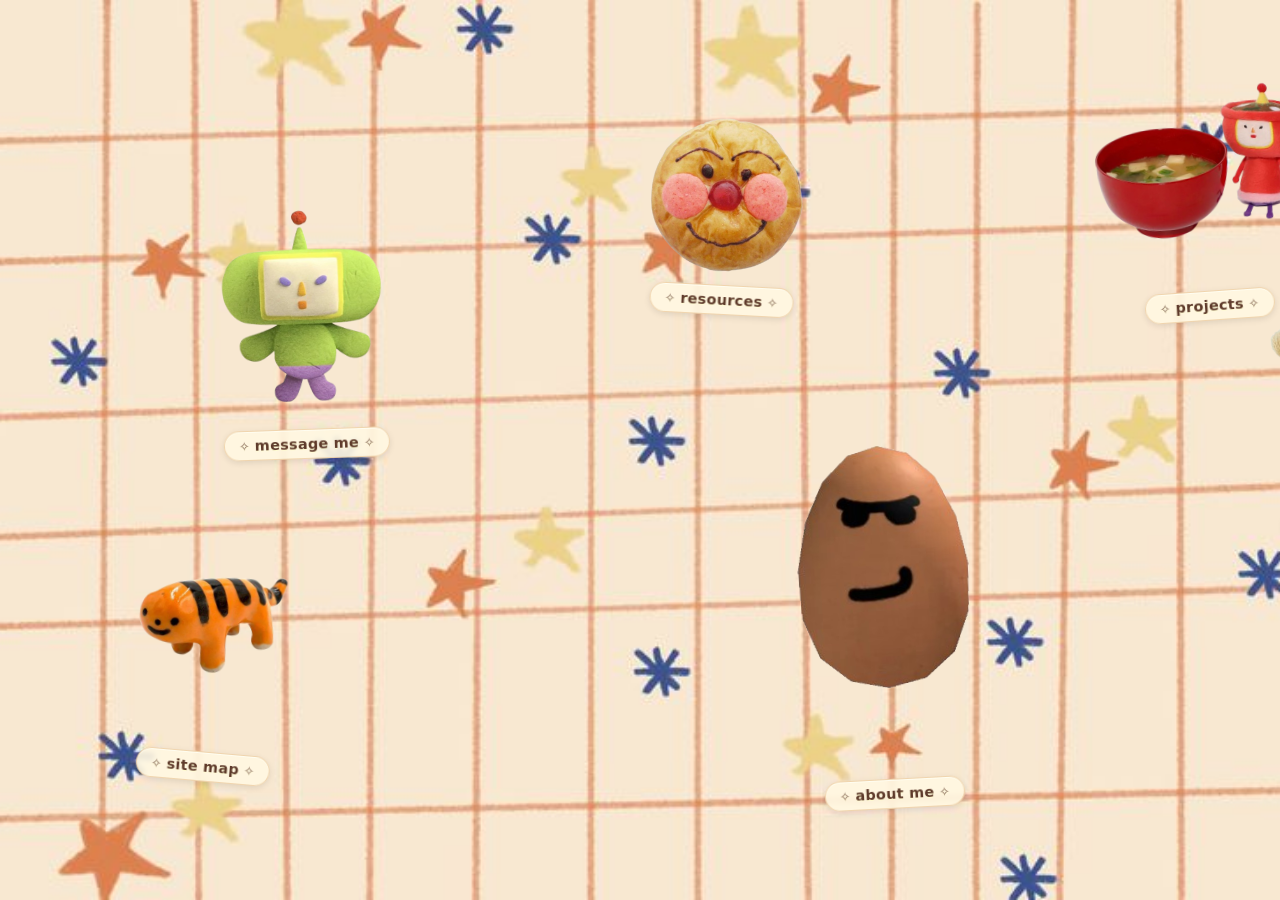
<file: index.html>
<!DOCTYPE html>
<html lang="en">
<head>
    <meta charset="UTF-8">
    <meta name="viewport" content="width=device-width, initial-scale=1.0">
    <link rel="stylesheet" href="homepage.css" />
    <title>୨୧ ⋆｡˚ ⋆ ella's web ୨୧ ⋆｡˚ ⋆</title>
</head>
<body>
    <div class="main-board">

        <a href="about.html" class="pin-item" id="about-link">
            <span class="pin-image-wrapper">
                <img src="img/me.png" class="pin-image" alt="about me" onerror="this.src='https://placehold.co/200x200/ff69b4/white?text=ABOUT'">
            </span>
            <span class="pin-label">about me</span>
        </a>

        <a href="devlog.html" class="pin-item" id="devlog-link">
            <span class="pin-image-wrapper">
                <img src="img/devlog.png" class="pin-image" alt="dev diary" onerror="this.src='https://placehold.co/228x200/lightblue/white?text=DEVLOG'">
            </span>
            <span class="pin-label">dev diary</span>
        </a>

        <a href="projects.html" class="pin-item" id="projects-link">
            <span class="pin-image-wrapper">
                <img src="img/misoguy.png" class="pin-image" alt="projects" onerror="this.src='https://placehold.co/245x200/lightgreen/white?text=PROJECTS'">
            </span>
            <span class="pin-label">projects</span>
        </a>

        <!-- Shrines link now goes to sitemap -->
        <a href="sitemap.html" class="pin-item" id="shrines-link">
            <span class="pin-image-wrapper">
                <img src="img/tigr.png" class="pin-image" alt="sitemap" onerror="this.src='https://placehold.co/244x200/lightyellow/white?text=SITEMAP'">
            </span>
            <span class="pin-label">site map</span>
        </a>

        <a href="message.html" class="pin-item" id="message-link">
            <span class="pin-image-wrapper">
                <img src="img/greenman.png" class="pin-image" alt="message me" onerror="this.src='https://placehold.co/226x200/lightcoral/white?text=MESSAGE'">
            </span>
            <span class="pin-label">message me</span>
        </a>

        <a href="resources.html" class="pin-item" id="resources-link">
            <span class="pin-image-wrapper">
                <img src="img/cookie_face.png" class="pin-image" alt="resources" onerror="this.src='https://placehold.co/155x200/lightpurple/white?text=RESOURCES'">
            </span>
            <span class="pin-label">resources</span>
        </a>

        <a href="interests.html" class="pin-item" id="interests-link">
            <span class="pin-image-wrapper">
                <img src="img/teddy.png" class="pin-image" alt="interests" onerror="this.src='https://placehold.co/188x200/lightsalmon/white?text=INTERESTS'">
            </span>
            <span class="pin-label">interests</span>
        </a>
    </div>
</body>
</html>
</file>
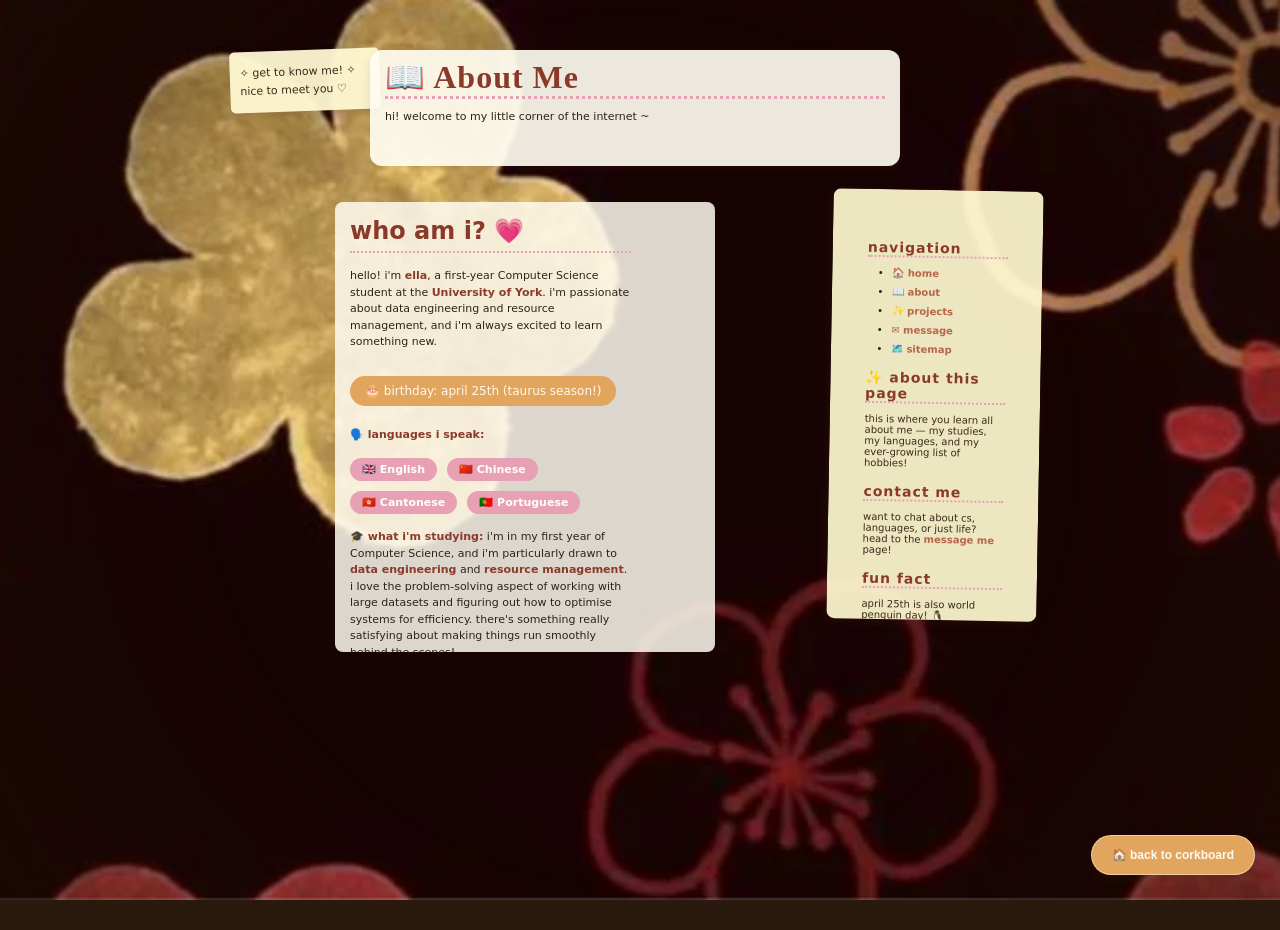
<file: about.html>
<!DOCTYPE html>
<html lang="en">
<head>
    <meta charset="UTF-8" />
    <meta name="viewport" content="width=device-width, initial-scale=1.0" />
    <title>📖 about me ✧ ella</title>
    <link rel="stylesheet" href="style.css" />
    <style>
        .about-content p {
            margin-bottom: 15px;
        }
        .heart-icon {
            display: inline-block;
            animation: heartbeat 1.5s ease infinite;
        }
        @keyframes heartbeat {
            0%, 100% { transform: scale(1); }
            50% { transform: scale(1.1); }
        }
        .languages-list {
            display: flex;
            flex-wrap: wrap;
            gap: 10px;
            margin: 15px 0;
            padding-left: 0;
            list-style: none;
        }
        .languages-list li {
            background: var(--accent-soft-blush);
            color: white;
            padding: 5px 12px;
            border-radius: 20px;
            font-size: 11px;
            font-weight: bold;
        }
        .birthday-badge {
            display: inline-block;
            background: var(--accent-golden-honey);
            color: #fff8ed;
            padding: 8px 15px;
            border-radius: 30px;
            font-size: 12px;
            margin: 10px 0;
        }
    </style>
</head>
<body>
    <a href="index.html" class="home-button">🏠 back to corkboard</a>
    
    <div class="container">
        <div class="post-it">
            <p>✧ get to know me! ✧</p>
            <p>nice to meet you ♡</p>
        </div>
        <div class="white-box">
            <div class="title">📖 About Me</div>
            <div class="content">
                <p>hi! welcome to my little corner of the internet ~</p>
            </div>
        </div>
        <div class="notebook">
            <div class="wrapper about-content">
                <div class="page-title">who am i? <span class="heart-icon">💗</span></div>
                
                <p>hello! i'm <strong>ella</strong>, a first-year Computer Science student at the <strong>University of York</strong>. i'm passionate about data engineering and resource management, and i'm always excited to learn something new.</p>
                
                <div class="birthday-badge">🎂 birthday: april 25th (taurus season!)</div>
                
                <p><strong>🗣️ languages i speak:</strong></p>
                <ul class="languages-list">
                    <li>🇬🇧 English</li>
                    <li>🇨🇳 Chinese</li>
                    <li>🇭🇰 Cantonese</li>
                    <li>🇵🇹 Portuguese</li>
                </ul>
                
                <p><strong>🎓 what i'm studying:</strong> i'm in my first year of Computer Science, and i'm particularly drawn to <strong>data engineering</strong> and <strong>resource management</strong>. i love the problem-solving aspect of working with large datasets and figuring out how to optimise systems for efficiency. there's something really satisfying about making things run smoothly behind the scenes!</p>
                
                <p><strong>💫 my biggest hobby:</strong> picking up new hobbies! i genuinely love learning for the sake of learning. whether it's coding, languages, crafts, or random skills, i get excited about diving into something i've never tried before. this semester alone i've dabbled in crochet, digital art, and even a bit of video editing. ask me next month and i'll probably have three more new interests!</p>
                
                <p><strong>✨ why computer science?</strong> i love how cs combines logic with creativity. there's always more to learn, new problems to solve, and better ways to do things. data engineering and resource management appeal to me because they're about making things work better — optimising, organising, and finding patterns in chaos.</p>
                
                <p><strong>🎧 random facts about me:</strong></p>
                <ul class="pixelbullets">
                    <li>i'm a taurus (april 25th!) — stubborn but loyal ✨</li>
                    <li>my hands are double jointed and can crack very concerningly</li>
                    <li>i have stayed the same weight since 15</li>
                    <li>i drink way too much tea while coding</li>
                    <li>i have a strong love for extreme sports</li>
                </ul>
                
                <p>thanks for stopping by my little website. feel free to <a href="message.html">send me a message</a> - i'd love to hear from you, whether it's about cs, language learning, or just to say hi!</p>
                
                <p>with love,<br>ella <span class="heart-icon">🌸</span></p>
            </div>
        </div>
        <div class="yellow-note">
            <div class="wrapper">
                <div class="subtitle">navigation</div>
                <ul class="pixelbullets">
                    <li><a href="index.html">🏠 home</a></li>
                    <li><a href="about.html">📖 about</a></li>
                    <li><a href="projects.html">✨ projects</a></li>
                    <li><a href="message.html">✉️ message</a></li>
                    <li><a href="sitemap.html">🗺️ sitemap</a></li>
                </ul>
                <div class="subtitle">✨ about this page</div>
                <p>this is where you learn all about me — my studies, my languages, and my ever-growing list of hobbies!</p>
                <div class="subtitle">contact me</div>
                <p>want to chat about cs, languages, or just life? head to the <a href="message.html">message me</a> page!</p>
                <div class="subtitle">fun fact</div>
                <p>april 25th is also world penguin day! 🐧</p>
            </div>
        </div>
    </div>
</body>
</html>
</file>
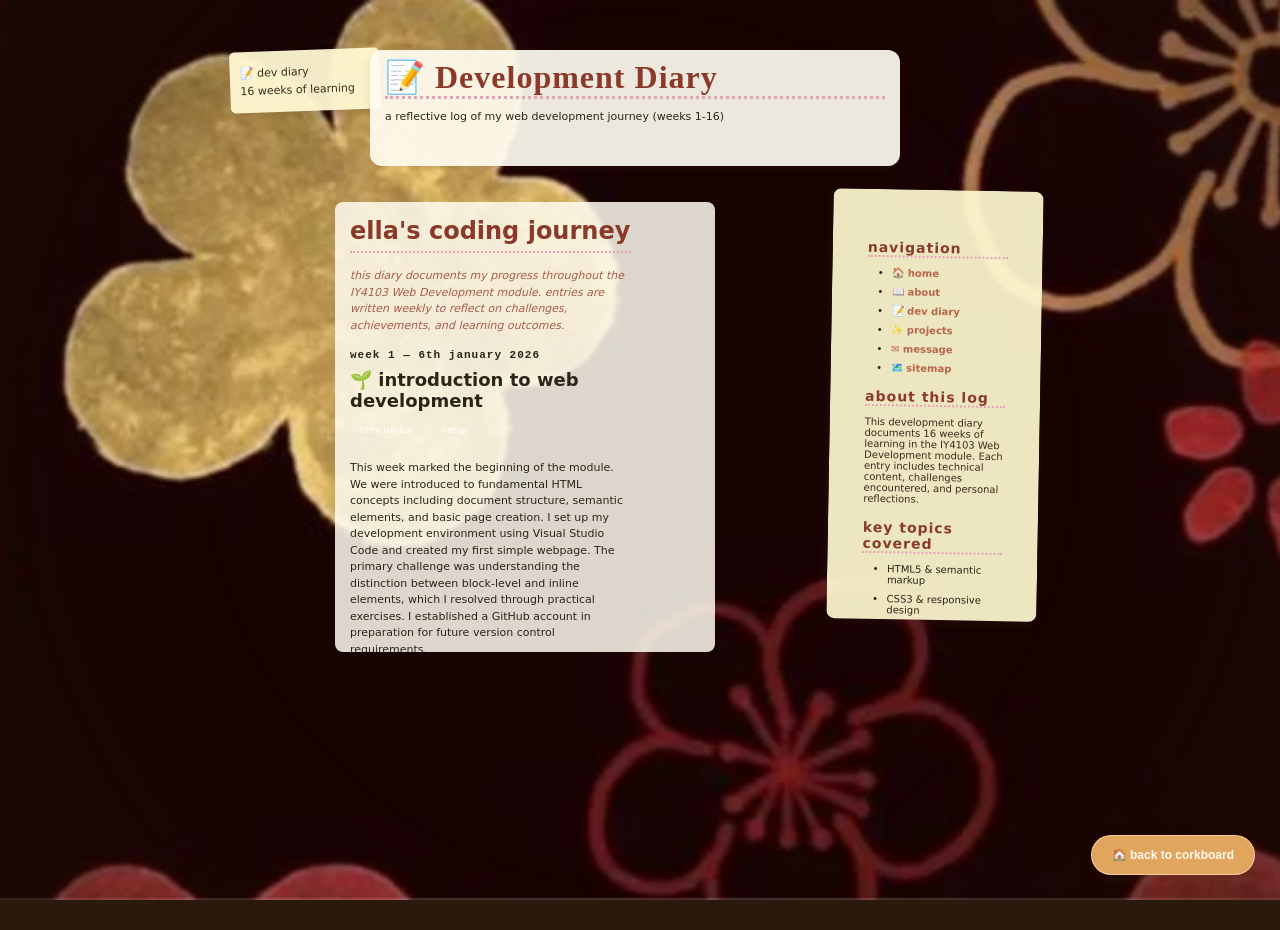
<file: devlog.html>
<!DOCTYPE html>
<html lang="en">
<head>
    <meta charset="UTF-8" />
    <meta name="viewport" content="width=device-width, initial-scale=1.0" />
    <title>📝 dev diary ✧ ella's coding journey</title>
    <link rel="stylesheet" href="style.css" />
    <style>
        .devlog-entry {
            margin-bottom: 35px;
            padding-bottom: 25px;
            border-bottom: 2px dotted var(--accent-light);
        }
        .devlog-date {
            font-size: 11px;
            color: var(--accent-dark);
            font-weight: bold;
            letter-spacing: 1px;
            font-family: monospace;
        }
        .devlog-title {
            font-size: 18px;
            font-weight: bold;
            color: var(--accent-dark);
            margin: 8px 0 12px 0;
        }
        .devlog-tag {
            display: inline-block;
            background: var(--accent-light);
            color: white;
            font-size: 9px;
            padding: 2px 10px;
            border-radius: 20px;
            margin-right: 8px;
            margin-bottom: 12px;
            font-weight: normal;
        }
        .devlog-reflection {
            background: rgba(255,240,245,0.4);
            padding: 12px;
            border-radius: 12px;
            margin-top: 12px;
            font-style: italic;
            font-size: 11px;
            border-left: 3px solid var(--accent-light);
        }
        .week-divider {
            text-align: center;
            margin: 20px 0;
            font-size: 12px;
            color: var(--accent-muted);
        }
    </style>
</head>
<body>
    <a href="index.html" class="home-button">🏠 back to corkboard</a>
    
    <div class="container">
        <div class="post-it">
            <p>📝 dev diary</p>
            <p>16 weeks of learning</p>
        </div>
        <div class="white-box">
            <div class="title">📝 Development Diary</div>
            <div class="content">
                <p>a reflective log of my web development journey (weeks 1-16)</p>
            </div>
        </div>
        <div class="notebook">
            <div class="wrapper">
                <div class="page-title">ella's coding journey</div>
                <p><em>this diary documents my progress throughout the IY4103 Web Development module. entries are written weekly to reflect on challenges, achievements, and learning outcomes.</em></p>
                
                <!-- WEEK 1 -->
                <div class="devlog-entry">
                    <div class="devlog-date">week 1 — 6th january 2026</div>
                    <div class="devlog-title">🌱 introduction to web development</div>
                    <div>
                        <span class="devlog-tag">html basics</span>
                        <span class="devlog-tag">setup</span>
                    </div>
                    <p>This week marked the beginning of the module. We were introduced to fundamental HTML concepts including document structure, semantic elements, and basic page creation. I set up my development environment using Visual Studio Code and created my first simple webpage. The primary challenge was understanding the distinction between block-level and inline elements, which I resolved through practical exercises. I established a GitHub account in preparation for future version control requirements.</p>
                    <div class="devlog-reflection">Reflection: I feel confident with basic HTML syntax, though I anticipate CSS will present a steeper learning curve.</div>
                </div>
                
                <!-- WEEK 2 -->
                <div class="devlog-entry">
                    <div class="devlog-date">week 2 — 13th january 2026</div>
                    <div class="devlog-title">🎨 introduction to CSS styling</div>
                    <div>
                        <span class="devlog-tag">css</span>
                        <span class="devlog-tag">selectors</span>
                        <span class="devlog-tag">box model</span>
                    </div>
                    <p>This week focused on Cascading Style Sheets. I learned about selectors (element, class, ID), the box model (margin, padding, border, content), and basic colour theory for web design. I created a styled version of my initial HTML page, experimenting with different font families and background colours. The concept of specificity initially caused confusion, but after completing several exercises, I developed a clearer understanding of how CSS rules are prioritised.</p>
                    <div class="devlog-reflection">Reflection: I enjoy the creative aspect of CSS. I need more practice with the box model, particularly margin collapsing behaviour.</div>
                </div>
                
                <!-- WEEK 3 -->
                <div class="devlog-entry">
                    <div class="devlog-date">week 3 — 20th january 2026</div>
                    <div class="devlog-title">📐 layout techniques: flexbox and positioning</div>
                    <div>
                        <span class="devlog-tag">flexbox</span>
                        <span class="devlog-tag">positioning</span>
                        <span class="devlog-tag">layout</span>
                    </div>
                    <p>Layout techniques were the primary focus this week. I learned Flexbox for one-dimensional layouts and explored absolute, relative, fixed, and sticky positioning. These concepts were essential for creating the corkboard-style homepage I envisioned for my portfolio. Implementing absolute positioning for the polaroid images required precise measurement and significant trial and error. I also learned about z-index to manage stacking contexts.</p>
                    <div class="devlog-reflection">Reflection: Flexbox is powerful but requires memorisation of numerous properties. Positioning remains challenging but is becoming more intuitive with practice.</div>
                </div>
                
                <!-- WEEK 4 -->
                <div class="devlog-entry">
                    <div class="devlog-date">week 4 — 27th january 2026</div>
                    <div class="devlog-title">📱 responsive design and media queries</div>
                    <div>
                        <span class="devlog-tag">responsive</span>
                        <span class="devlog-tag">media queries</span>
                        <span class="devlog-tag">mobile-first</span>
                    </div>
                    <p>This week addressed the critical topic of responsive web design. I learned to implement media queries to adapt layouts across different screen sizes. For my portfolio, this meant redesigning the corkboard layout for mobile devices, converting the fixed-position polaroids into a vertical stacked format. The mobile-first approach was emphasised, though I retrospectively applied media queries to my existing desktop-oriented design. Testing across multiple device sizes revealed several edge cases requiring additional breakpoints.</p>
                    <div class="devlog-reflection">Reflection: Responsive design is essential for accessibility. My mobile layout is functional but less aesthetically pleasing than the desktop version — an area for future improvement.</div>
                </div>
                
                <!-- WEEK 5 -->
                <div class="devlog-entry">
                    <div class="devlog-date">week 5 — 3rd february 2026</div>
                    <div class="devlog-title">💻 version control with Git and GitHub</div>
                    <div>
                        <span class="devlog-tag">git</span>
                        <span class="devlog-tag">github</span>
                        <span class="devlog-tag">version control</span>
                    </div>
                    <p>Version control was introduced this week using Git and GitHub. I learned fundamental commands including init, add, commit, push, pull, and branch. I created a repository for my portfolio project and established a workflow of committing changes after each development session. Initially, I encountered merge conflicts when working across multiple devices, but I learned to resolve these using VS Code's built-in conflict resolution tools. Publishing my site via GitHub Pages was a significant milestone — seeing my work live online was highly motivating.</p>
                    <div class="devlog-reflection">Reflection: Git is indispensable for project management. I now understand why version control is considered an industry standard practice.</div>
                </div>
                
                <!-- WEEK 6 -->
                <div class="devlog-entry">
                    <div class="devlog-date">week 6 — 10th february 2026</div>
                    <div class="devlog-title">⚙️ JavaScript fundamentals</div>
                    <div>
                        <span class="devlog-tag">javascript</span>
                        <span class="devlog-tag">variables</span>
                        <span class="devlog-tag">functions</span>
                        <span class="devlog-tag">DOM</span>
                    </div>
                    <p>JavaScript fundamentals were introduced this week. I learned about variables (let, const, var), data types, functions, conditionals, loops, and basic DOM manipulation. The Document Object Model concept was particularly important for understanding how JavaScript interacts with HTML. I created simple interactive features including a button that changes text colour and a basic image carousel. Asynchronous programming concepts were briefly introduced but will be covered in greater depth later.</p>
                    <div class="devlog-reflection">Reflection: JavaScript is more complex than HTML and CSS. I find the syntax logical but need substantial practice to internalise core concepts.</div>
                </div>
                
                <!-- WEEK 7 -->
                <div class="devlog-entry">
                    <div class="devlog-date">week 7 — 17th february 2026</div>
                    <div class="devlog-title">📋 form handling and validation</div>
                    <div>
                        <span class="devlog-tag">forms</span>
                        <span class="devlog-tag">validation</span>
                        <span class="devlog-tag">events</span>
                    </div>
                    <p>This week focused on HTML forms and client-side validation using JavaScript. I learned about form elements (input, textarea, select, button), event listeners (submit, input, change), and real-time validation techniques. I implemented a contact form with character counting, email format validation, and required field checking. Preventing default form submission behaviour and providing user feedback through DOM manipulation were key skills developed during these exercises.</p>
                    <div class="devlog-reflection">Reflection: Form validation is more complex than anticipated, particularly providing clear, accessible error messages. I appreciate the importance of good UX in form design.</div>
                </div>
                
                <!-- WEEK 8 -->
                <div class="devlog-entry">
                    <div class="devlog-date">week 8 — 24th february 2026</div>
                    <div class="devlog-title">🗄️ introduction to databases and Supabase</div>
                    <div>
                        <span class="devlog-tag">supabase</span>
                        <span class="devlog-tag">postgresql</span>
                        <span class="devlog-tag">database</span>
                    </div>
                    <p>Backend concepts were introduced through Supabase, a PostgreSQL-based backend-as-a-service platform. I learned about database tables, rows, columns, primary keys, and foreign keys. I created a contact_messages table with appropriate schema (id, name, email, message, created_at). Understanding row-level security (RLS) policies and API authentication methods required significant research. I successfully connected to my Supabase project using the provided API keys and tested basic read operations.</p>
                    <div class="devlog-reflection">Reflection: Databases are conceptually straightforward but the surrounding infrastructure (APIs, security, authentication) is complex. Supabase simplifies many of these challenges.</div>
                </div>
                
                <!-- WEEK 9 -->
                <div class="devlog-entry">
                    <div class="devlog-date">week 9 — 3rd march 2026</div>
                    <div class="devlog-title">🔗 integrating forms with Supabase</div>
                    <div>
                        <span class="devlog-tag">api integration</span>
                        <span class="devlog-tag">fetch</span>
                        <span class="devlog-tag">async/await</span>
                    </div>
                    <p>This week involved connecting my HTML contact form to the Supabase database using JavaScript's fetch API. I learned about HTTP methods (POST, GET), request headers, JSON formatting, and asynchronous programming using async/await syntax. Debugging CORS (Cross-Origin Resource Sharing) errors was challenging — I discovered that Supabase requires specific configuration to accept requests from external domains. After implementing the correct headers and testing extensively, I successfully stored form submissions in my database table.</p>
                    <div class="devlog-reflection">Reflection: Asynchronous operations and API integration represent a significant conceptual leap. Seeing my form data appear in the Supabase dashboard was extremely rewarding after hours of debugging.</div>
                </div>
                
                <!-- WEEK 10 -->
                <div class="devlog-entry">
                    <div class="devlog-date">week 10 — 10th march 2026</div>
                    <div class="devlog-title">🎨 portfolio design and CSS frameworks</div>
                    <div>
                        <span class="devlog-tag">design</span>
                        <span class="devlog-tag">css frameworks</span>
                        <span class="devlog-tag">custom css</span>
                    </div>
                    <p>This week was dedicated to refining my portfolio's visual design. I explored CSS frameworks including Bootstrap and Tailwind but ultimately chose to write custom CSS to achieve my specific "corkboard with polaroids" aesthetic. I established a consistent colour scheme using CSS variables, implemented custom scrollbar styling, and added subtle animations including a hover wiggle effect for interactive elements. I also created a cohesive visual language across all pages using shared class names and component-based styling.</p>
                    <div class="devlog-reflection">Reflection: Custom CSS offers greater creative freedom than frameworks, though it requires more development time. I am satisfied with the distinctive, personal aesthetic I have achieved.</div>
                </div>
                
                <!-- WEEK 11 -->
                <div class="devlog-entry">
                    <div class="devlog-date">week 11 — 17th march 2026</div>
                    <div class="devlog-title">🧪 usability testing and heuristic evaluation</div>
                    <div>
                        <span class="devlog-tag">usability</span>
                        <span class="devlog-tag">nielsen</span>
                        <span class="devlog-tag">heuristics</span>
                    </div>
                    <p>This week focused on evaluating my site against Nielsen's 10 Usability Heuristics. I identified three significant issues: (1) lack of consistent navigation between pages (violating "user control and freedom"), (2) insufficient error messaging for form validation (violating "error prevention"), and (3) poor mobile layout causing content overflow (violating "aesthetic and minimalist design"). I implemented fixes including a persistent home button, enhanced form feedback messages, and refined media query breakpoints. Peer testing provided additional insights.</p>
                    <div class="devlog-reflection">Reflection: Usability testing revealed issues I had become blind to through familiarity. Heuristic evaluation is a valuable systematic approach to identifying UX problems.</div>
                </div>
                
                <!-- WEEK 12 -->
                <div class="devlog-entry">
                    <div class="devlog-date">week 12 — 24th march 2026</div>
                    <div class="devlog-title">📝 content creation and page development</div>
                    <div>
                        <span class="devlog-tag">content</span>
                        <span class="devlog-tag">copywriting</span>
                        <span class="devlog-tag">multipage</span>
                    </div>
                    <p>This week involved creating substantive content for all portfolio pages. I wrote personal "About Me" copy, documented my interests, created project descriptions, and developed this 16-week devlog. I also implemented a sitemap page to improve site navigation and information architecture. Writing for the web required balancing personality with professionalism — I aimed for an authentic, slightly informal tone while maintaining academic appropriateness. I also optimised images for faster loading times.</p>
                    <div class="devlog-reflection">Reflection: Content creation is as important as technical implementation. A visually appealing site with poor content fails to engage users effectively.</div>
                </div>
                
                <!-- WEEK 13 -->
                <div class="devlog-entry">
                    <div class="devlog-date">week 13 — 31st march 2026</div>
                    <div class="devlog-title">♿ accessibility and web standards</div>
                    <div>
                        <span class="devlog-tag">accessibility</span>
                        <span class="devlog-tag">wcag</span>
                        <span class="devlog-tag">semantic html</span>
                    </div>
                    <p>Accessibility was the primary focus this week. I learned about WCAG (Web Content Accessibility Guidelines) principles including perceivable, operable, understandable, and robust. I implemented improvements including: semantic HTML structure (header, nav, main, article), alt text for all images, sufficient colour contrast ratios, keyboard navigation support, and ARIA labels where appropriate. I used browser developer tools and the WAVE accessibility evaluation tool to identify and resolve issues. These changes benefit all users, particularly those using assistive technologies.</p>
                    <div class="devlog-reflection">Reflection: Accessibility should be integrated from the start rather than retrofitted. I will prioritise accessibility in future projects.</div>
                </div>
                
                <!-- WEEK 14 -->
                <div class="devlog-entry">
                    <div class="devlog-date">week 14 — 7th april 2026</div>
                    <div class="devlog-title">⚡ performance optimisation</div>
                    <div>
                        <span class="devlog-tag">performance</span>
                        <span class="devlog-tag">optimisation</span>
                        <span class="devlog-tag">lighthouse</span>
                    </div>
                    <p>This week addressed website performance optimisation. I used Google Lighthouse to benchmark my site's performance, accessibility, SEO, and best practices. Initial scores revealed slow loading times primarily due to unoptimised images and external resources. I compressed all images, implemented lazy loading for below-the-fold content, minified CSS files, and moved JavaScript to the end of the body element. These changes improved my Lighthouse performance score from 67 to 89. I also added appropriate meta tags for SEO.</p>
                    <div class="devlog-reflection">Reflection: Performance significantly impacts user experience and SEO. Small optimisations can yield substantial improvements in loading times.</div>
                </div>
                
                <!-- WEEK 15 -->
                <div class="devlog-entry">
                    <div class="devlog-date">week 15 — 14th april 2026</div>
                    <div class="devlog-title">🔍 cross-browser testing and debugging</div>
                    <div>
                        <span class="devlog-tag">testing</span>
                        <span class="devlog-tag">cross-browser</span>
                        <span class="devlog-tag">debugging</span>
                    </div>
                    <p>Extensive cross-browser testing was conducted this week across Chrome, Firefox, Safari, and Edge. I discovered several inconsistencies: Flexbox behaviour varied slightly between browsers, custom scrollbar styling only worked in WebKit-based browsers, and some CSS grid properties required vendor prefixes. I resolved these issues using feature detection, graceful degradation, and standardised CSS properties where possible. I also tested on various physical devices including iPhone, iPad, and Android phones to verify responsive behaviour.</p>
                    <div class="devlog-reflection">Reflection: Browser diversity remains a significant challenge in web development. Testing across multiple browsers is essential for professional-quality work.</div>
                </div>
                
                <!-- WEEK 16 -->
                <div class="devlog-entry">
                    <div class="devlog-date">week 16 — 21st april 2026</div>
                    <div class="devlog-title">📦 final submission and project reflection</div>
                    <div>
                        <span class="devlog-tag">submission</span>
                        <span class="devlog-tag">documentation</span>
                        <span class="devlog-tag">portfolio</span>
                    </div>
                    <p>This final week was dedicated to preparing the complete portfolio for summative assessment. I compiled all required evidence including screenshots, the development lifecycle report, and the complete codebase. I verified that all pages function correctly, the contact form successfully stores data in Supabase, and the site meets all specified requirements. I also wrote comprehensive documentation within my code using comments to explain structural decisions and complex implementations. The GitHub repository was finalised with a clear README.</p>
                    <div class="devlog-reflection">Reflection: Reflecting on 16 weeks of progress reveals substantial growth. I began with basic HTML and have developed a fully functional, database-connected portfolio. This module has provided a solid foundation for continued learning in web development.</div>
                </div>
                
                <p style="text-align: center; margin-top: 30px; padding: 15px; background: rgba(255,240,245,0.5); border-radius: 15px;">
                    <em>✦ total learning hours: approximately 160 hours ✦<br>
                    lines of code written: 2,500+ ✦<br>
                    thanks for following my journey! ✦</em>
                </p>
            </div>
        </div>
        <div class="yellow-note">
            <div class="wrapper">
                <div class="subtitle">navigation</div>
                <ul class="pixelbullets">
                    <li><a href="index.html">🏠 home</a></li>
                    <li><a href="about.html">📖 about</a></li>
                    <li><a href="devlog.html">📝 dev diary</a></li>
                    <li><a href="projects.html">✨ projects</a></li>
                    <li><a href="message.html">✉️ message</a></li>
                    <li><a href="sitemap.html">🗺️ sitemap</a></li>
                </ul>
                <div class="subtitle">about this log</div>
                <p>This development diary documents 16 weeks of learning in the IY4103 Web Development module. Each entry includes technical content, challenges encountered, and personal reflections.</p>
                <div class="subtitle">key topics covered</div>
                <ul class="pixelbullets" style="font-size: 10px;">
                    <li>HTML5 & semantic markup</li>
                    <li>CSS3 & responsive design</li>
                    <li>JavaScript & DOM manipulation</li>
                    <li>Supabase database integration</li>
                    <li>Git & GitHub version control</li>
                    <li>Usability & accessibility</li>
                    <li>Performance optimisation</li>
                </ul>
            </div>
        </div>
    </div>
</body>
</html>
</file>
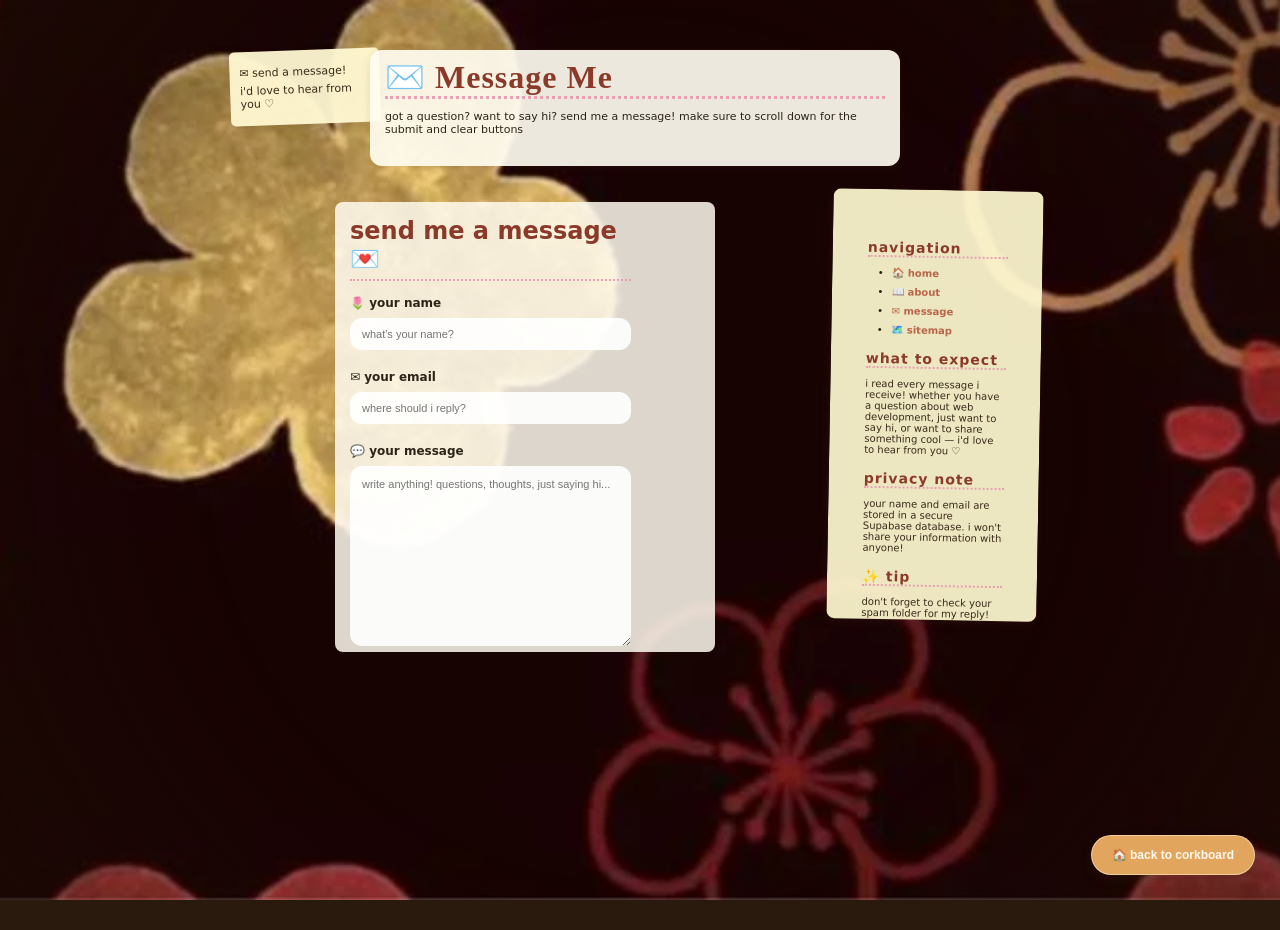
<file: message.html>
<!DOCTYPE html>
<html lang="en">
<head>
    <meta charset="UTF-8" />
    <meta name="viewport" content="width=device-width, initial-scale=1.0" />
    <title>✉️ message me ✧ ella's corner</title>
    <link rel="stylesheet" href="style.css" />
    <style>
        /* form styles matching notebook aesthetic */
        .form-container {
            padding: 5px;
        }
        
        .form-group {
            margin-bottom: 20px;
        }
        
        label {
            display: block;
            margin-bottom: 8px;
            font-weight: bold;
            color: var(--accent-dark);
            font-size: 12px;
        }
        
        input[type="text"],
        input[type="email"],
        textarea {
            width: 100%;
            padding: 10px 12px;
            border: 2px solid var(--accent-light);
            border-radius: 12px;
            font-family: "Verdana", sans-serif;
            font-size: 11px;
            background-color: rgba(255, 255, 255, 0.9);
            transition: all 0.3s ease;
            box-sizing: border-box;
        }
        
        input:focus,
        textarea:focus {
            outline: none;
            border-color: var(--accent-dark);
            box-shadow: 0 0 0 3px rgba(201, 80, 122, 0.2);
            background-color: rgba(255, 255, 255, 1);
        }
        
        textarea {
            height: 180px;
            resize: vertical;
            line-height: 1.5;
        }
        
        .character-count {
            text-align: right;
            font-size: 10px;
            margin-top: 5px;
            color: var(--accent-muted);
        }
        
        .button-group {
            display: flex;
            gap: 12px;
            margin-top: 20px;
        }
        
        button {
            flex: 1;
            padding: 10px 20px;
            border: none;
            border-radius: 50px;
            font-size: 12px;
            font-weight: bold;
            cursor: pointer;
            transition: all 0.2s ease;
            font-family: "Verdana", sans-serif;
        }
        
        #submit-btn {
            background-color: var(--accent-light);
            color: white;
            box-shadow: 0 3px 0 var(--accent-dark);
        }
        
        #submit-btn:hover:not(:disabled) {
            transform: translateY(-2px);
            box-shadow: 0 5px 0 var(--accent-dark);
        }
        
        #submit-btn:active:not(:disabled) {
            transform: translateY(3px);
            box-shadow: 0 1px 0 var(--accent-dark);
        }
        
        #submit-btn:disabled {
            opacity: 0.6;
            cursor: not-allowed;
        }
        
        .clear-btn {
            background-color: #e0e0e0;
            color: #666;
            box-shadow: 0 3px 0 #b0b0b0;
        }
        
        .clear-btn:hover {
            transform: translateY(-2px);
            box-shadow: 0 5px 0 #b0b0b0;
        }
        
        .clear-btn:active {
            transform: translateY(3px);
            box-shadow: 0 1px 0 #b0b0b0;
        }
        
        #form-status {
            margin-top: 20px;
            padding: 12px;
            border-radius: 12px;
            text-align: center;
            font-size: 11px;
            font-weight: bold;
            display: none;
        }
        
        #form-status.success {
            display: block;
            background-color: rgba(212, 237, 218, 0.9);
            color: #155724;
            border: 1px solid #c3e6cb;
        }
        
        #form-status.error {
            display: block;
            background-color: rgba(248, 215, 218, 0.9);
            color: #721c24;
            border: 1px solid #f5c6cb;
        }
        
        .info-text {
            font-size: 11px;
            color: var(--accent-muted);
            text-align: center;
            margin-top: 15px;
            padding-top: 10px;
            border-top: 1px dotted var(--accent-light);
        }
    </style>
</head>
<body>
    <a href="index.html" class="home-button">🏠 back to corkboard</a>
    
    <div class="container">
        <div class="post-it">
            <p>✉️ send a message!</p>
            <p>i'd love to hear from you ♡</p>
        </div>
        <div class="white-box">
            <div class="title">✉️ Message Me</div>
            <div class="content">
                <p>got a question? want to say hi? send me a message! make sure to scroll down for the submit and clear buttons</p>
            </div>
        </div>
        <div class="notebook">
            <div class="wrapper form-container">
                <div class="page-title">send me a message 💌</div>
                
                <form id="contact-form">
                    <div class="form-group">
                        <label for="name">🌷 your name</label>
                        <input type="text" id="name" name="name" required placeholder="what's your name?" />
                    </div>
                    
                    <div class="form-group">
                        <label for="email">✉️ your email</label>
                        <input type="email" id="email" name="email" required placeholder="where should i reply?" />
                    </div>
                    
                    <div class="form-group">
                        <label for="message">💬 your message</label>
                        <textarea id="message" name="message" required placeholder="write anything! questions, thoughts, just saying hi..."></textarea>
                        <div class="character-count">
                            <span id="char-count">0</span> / 1000 characters
                        </div>
                    </div>
                    
                    <div class="button-group">
                        <button type="submit" id="submit-btn">send message 💌</button>
                        <button type="button" class="clear-btn" onclick="clearForm()">clear ✗</button>
                    </div>
                    
                    <div id="form-status"></div>
                </form>
                
                <div class="info-text">
                    <p>✨ i'll try to reply within a few days! ✨</p>
                </div>
            </div>
        </div>
        <div class="yellow-note">
            <div class="wrapper">
                <div class="subtitle">navigation</div>
                <ul class="pixelbullets">
                    <li><a href="index.html">🏠 home</a></li>
                    <li><a href="about.html">📖 about</a></li>
                    <li><a href="message.html">✉️ message</a></li>
                    <li><a href="sitemap.html">🗺️ sitemap</a></li>
                </ul>
                <div class="subtitle">what to expect</div>
                <p>i read every message i receive! whether you have a question about web development, just want to say hi, or want to share something cool — i'd love to hear from you ♡</p>
                <div class="subtitle">privacy note</div>
                <p>your name and email are stored in a secure Supabase database. i won't share your information with anyone!</p>
                <div class="subtitle">✨ tip</div>
                <p>don't forget to check your spam folder for my reply!</p>
            </div>
        </div>
    </div>

    <script>
        // Character counter for message box
        const messageInput = document.getElementById('message');
        const charCount = document.getElementById('char-count');
        const maxChars = 1000;
        
        messageInput.addEventListener('input', function() {
            const remaining = this.value.length;
            charCount.textContent = remaining;
            
            if (remaining > maxChars) {
                this.value = this.value.substring(0, maxChars);
                charCount.textContent = maxChars;
            }
            
            if (remaining > maxChars * 0.9) {
                charCount.style.color = '#DC2626';
            } else if (remaining > maxChars * 0.7) {
                charCount.style.color = '#D97706';
            } else {
                charCount.style.color = 'var(--accent-muted)';
            }
        });
        
        // Clear form function
        function clearForm() {
            document.getElementById('contact-form').reset();
            charCount.textContent = '0';
            document.getElementById('form-status').style.display = 'none';
        }
        
        // Supabase configuration
        const SUPABASE_URL = "https://wrovwsqyhdfpiqjzcnlx.supabase.co";
        const SUPABASE_ANON = "eyJhbGciOiJIUzI1NiIsInR5cCI6IkpXVCJ9.eyJpc3MiOiJzdXBhYmFzZSIsInJlZiI6Indyb3Z3c3F5aGRmcGlxanpjbmx4Iiwicm9sZSI6ImFub24iLCJpYXQiOjE3NzMwNDcwMTIsImV4cCI6MjA4ODYyMzAxMn0.ph3pRLl4iNE5AjzaHDSkJsCxH1WcLitYejiUTEsme7E";

        document.addEventListener('DOMContentLoaded', function() {
            document.getElementById("contact-form").addEventListener("submit", async function (event) {
                event.preventDefault();

                const name = document.getElementById("name").value.trim();
                const email = document.getElementById("email").value.trim();
                const message = document.getElementById("message").value.trim();
                const btn = document.getElementById("submit-btn");
                const status = document.getElementById("form-status");

                // basic validation
                if (!name || !email || !message) {
                    status.textContent = "❌ please fill out all fields!";
                    status.className = 'error';
                    status.style.display = 'block';
                    return;
                }

                btn.disabled = true;
                btn.textContent = "sending... 💌";
                status.style.display = 'none';

                try {
                    const response = await fetch(`${SUPABASE_URL}/rest/v1/contact_messages`, {
                        method: "POST",
                        headers: {
                            "Content-Type": "application/json",
                            "apikey": SUPABASE_ANON,
                            "Authorization": `Bearer ${SUPABASE_ANON}`,
                            "Prefer": "return=minimal"
                        },
                        body: JSON.stringify({ name, email, message })
                    });

                    if (response.ok) {
                        status.textContent = "✓ message sent! i'll get back to you soon 💌";
                        status.className = 'success';
                        status.style.display = 'block';
                        document.getElementById('contact-form').reset();
                        charCount.textContent = '0';
                    } else {
                        const err = await response.json();
                        console.error("Supabase error:", err);
                        status.textContent = "❌ something went wrong... maybe try again?";
                        status.className = 'error';
                        status.style.display = 'block';
                    }
                } catch (networkError) {
                    console.error("Network error:", networkError);
                    status.textContent = "❌ couldn't connect. check your internet?";
                    status.className = 'error';
                    status.style.display = 'block';
                } finally {
                    btn.disabled = false;
                    btn.textContent = "send message 💌";
                }
            });
        });
    </script>
</body>
</html>
</file>
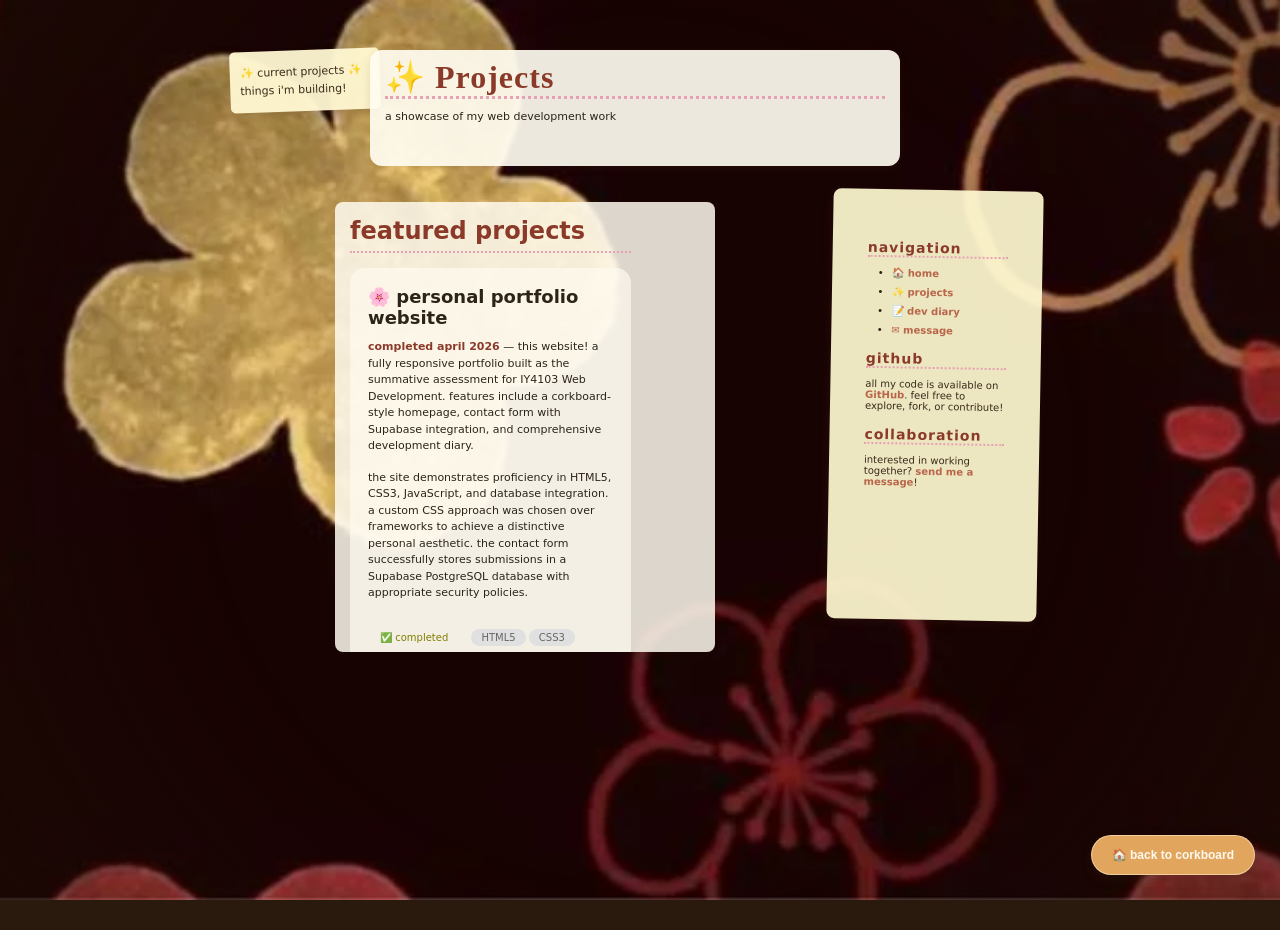
<file: projects.html>
<!DOCTYPE html>
<html lang="en">
<head>
    <meta charset="UTF-8" />
    <meta name="viewport" content="width=device-width, initial-scale=1.0" />
    <title>✨ my projects ✧ ella's work</title>
    <link rel="stylesheet" href="style.css" />
    <style>
        .project-card {
            background: rgba(255,250,240,0.7);
            border-radius: 15px;
            padding: 18px;
            margin-bottom: 25px;
            border-left: 5px solid var(--accent-light);
            transition: transform 0.2s;
        }
        .project-card:hover {
            transform: translateX(5px);
        }
        .project-card h3 {
            color: var(--accent-dark);
            margin: 0 0 8px 0;
            font-size: 18px;
        }
        .project-status {
            font-size: 10px;
            display: inline-block;
            background: var(--accent-light);
            color: olive;
            padding: 3px 12px;
            border-radius: 20px;
            margin-top: 12px;
            margin-right: 8px;
        }
        .project-tech {
            font-size: 10px;
            display: inline-block;
            background: #e0e0e0;
            color: #666;
            padding: 3px 10px;
            border-radius: 20px;
            margin-top: 12px;
        }
        .project-links {
            margin-top: 15px;
        }
        .project-links a {
            font-size: 12px;
            margin-right: 15px;
        }
    </style>
</head>
<body>
    <a href="index.html" class="home-button">🏠 back to corkboard</a>
    
    <div class="container">
        <div class="post-it">
            <p>✨ current projects ✨</p>
            <p>things i'm building!</p>
        </div>
        <div class="white-box">
            <div class="title">✨ Projects</div>
            <div class="content">
                <p>a showcase of my web development work</p>
            </div>
        </div>
        <div class="notebook">
            <div class="wrapper">
                <div class="page-title">featured projects</div>
                
                <div class="project-card">
                    <h3>🌸 personal portfolio website</h3>
                    <p><strong>completed april 2026</strong> — this website! a fully responsive portfolio built as the summative assessment for IY4103 Web Development. features include a corkboard-style homepage, contact form with Supabase integration, and comprehensive development diary.</p>
                    <p>the site demonstrates proficiency in HTML5, CSS3, JavaScript, and database integration. a custom CSS approach was chosen over frameworks to achieve a distinctive personal aesthetic. the contact form successfully stores submissions in a Supabase PostgreSQL database with appropriate security policies.</p>
                    <span class="project-status">✅ completed</span>
                    <span class="project-tech">HTML5</span>
                    <span class="project-tech">CSS3</span>
                    <span class="project-tech">JavaScript</span>
                    <span class="project-tech">Supabase</span>
                    <div class="project-links">
                        <a href="index.html">🔗 live site</a>
                        <a href="https://github.com/sjv529-tech/sjv529-tech.github.io">🔗 github repository</a>
                    </div>
                </div>
                
                <div class="project-card">
                    <h3>📝 interactive devlog blog</h3>
                    <p><strong>in progress — due may 2026</strong> — an extension of the current devlog page that will include a commenting system, search functionality, and category filtering. users will be able to leave comments (subject to moderation) and search past entries by topic or week number.</p>
                    <p>this project will implement localStorage for user preferences, fetch API for dynamic content loading, and potentially a lightweight backend using Supabase for comment storage.</p>
                    <span class="project-status">🟡 in development</span>
                    <span class="project-tech">JavaScript</span>
                    <span class="project-tech">localStorage</span>
                    <span class="project-tech">Supabase</span>
                </div>
                
                <div class="project-card">
                    <h3>🎮 stardew valley companion app</h3>
                    <p><strong>planned — summer 2026</strong> — a progressive web app (PWA) for Stardew Valley players to track crop planting schedules, villager gift preferences, and community centre bundle progress. the app will work offline and sync data when connectivity is restored.</p>
                    <p>this project will demonstrate advanced JavaScript concepts including service workers, IndexedDB, and responsive design principles. it represents a personal passion project combining my interest in gaming with web development skills.</p>
                    <span class="project-status">🔵 planning phase</span>
                    <span class="project-tech">PWA</span>
                    <span class="project-tech">IndexedDB</span>
                    <span class="project-tech">Service Workers</span>
                </div>
                
                <div class="project-card">
                    <h3>💌 neocities template "corkboard chic"</h3>
                    <p><strong>completed march 2026</strong> — a free, open-source website template designed for Neocities users. the template features a corkboard aesthetic with polaroid-style image cards, responsive layout, and customisable colour variables. it has been downloaded approximately 150 times since release.</p>
                    <p>this project was motivated by a desire to contribute to the indie web community and provide accessible templates for users with limited coding experience. the template includes comprehensive documentation and commented CSS for easy customisation.</p>
                    <span class="project-status">✅ completed</span>
                    <span class="project-tech">HTML5</span>
                    <span class="project-tech">CSS3</span>
                    <span class="project-tech">responsive design</span>
                </div>
                
                <div class="project-card">
                    <h3>🧮 javascript calculator app</h3>
                    <p><strong>completed february 2026</strong> — a functional calculator built with HTML, CSS, and vanilla JavaScript. the project was developed as part of a frontend development exercise and demonstrates DOM manipulation, event handling, and mathematical operations.</p>
                    <p>key features include keyboard support, error handling for invalid operations, and a clean, minimalist interface. the code is organised using the module pattern to maintain global namespace cleanliness.</p>
                    <span class="project-status">✅ completed</span>
                    <span class="project-tech">JavaScript</span>
                    <span class="project-tech">DOM manipulation</span>
                    <span class="project-tech">event handling</span>
                </div>
                
                <p style="text-align: center; margin-top: 25px;"><em>more projects coming soon! ✧ check back for updates ✧</em></p>
            </div>
        </div>
        <div class="yellow-note">
            <div class="wrapper">
                <div class="subtitle">navigation</div>
                <ul class="pixelbullets">
                    <li><a href="index.html">🏠 home</a></li>
                    <li><a href="projects.html">✨ projects</a></li>
                    <li><a href="devlog.html">📝 dev diary</a></li>
                    <li><a href="message.html">✉️ message</a></li>
                </ul>
                <div class="subtitle">github</div>
                <p>all my code is available on <a href="https://github.com/sjv529-tech">GitHub</a>. feel free to explore, fork, or contribute!</p>
                <div class="subtitle">collaboration</div>
                <p>interested in working together? <a href="message.html">send me a message</a>!</p>
            </div>
        </div>
    </div>
</body>
</html>
</file>
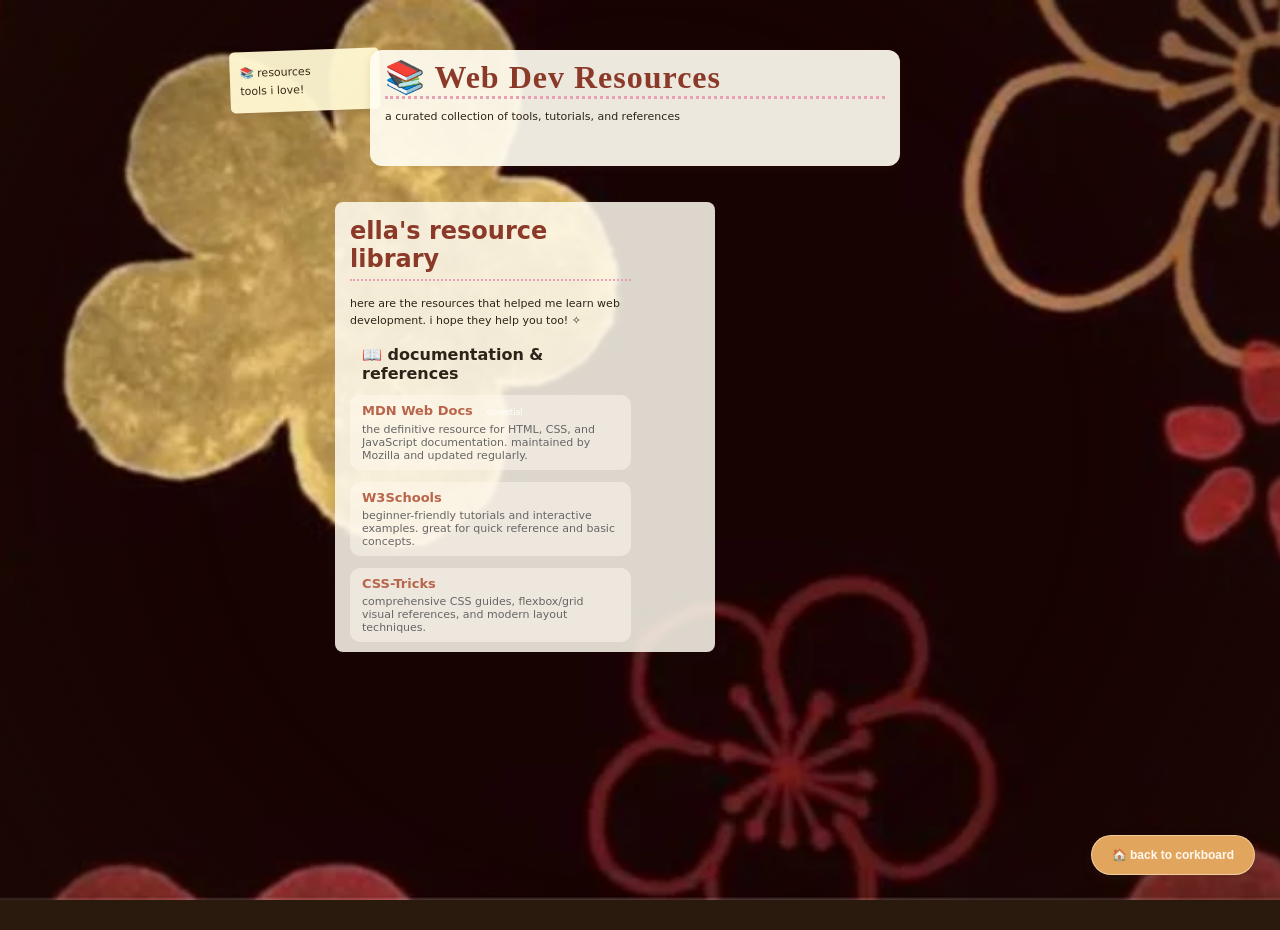
<file: resources.html>
<!DOCTYPE html>
<html lang="en">
<head>
    <meta charset="UTF-8">
    <meta name="viewport" content="width=device-width, initial-scale=1.0">
    <title>📚 resources ✧ ella's web dev library</title>
    <link rel="stylesheet" href="style.css">
    <style>
        .resource-category {
            margin-bottom: 25px;
        }
        .resource-category h3 {
            color: var(--accent-dark);
            font-size: 16px;
            border-left: 4px solid var(--accent-light);
            padding-left: 12px;
            margin-bottom: 12px;
        }
        .resource-list {
            list-style: none;
            padding-left: 0;
        }
        .resource-list li {
            margin-bottom: 12px;
            padding: 8px 12px;
            background: rgba(255,250,240,0.5);
            border-radius: 10px;
            transition: background 0.2s;
        }
        .resource-list li:hover {
            background: rgba(255,250,240,0.8);
        }
        .resource-list a {
            font-weight: bold;
            font-size: 13px;
        }
        .resource-desc {
            font-size: 11px;
            color: #666;
            margin-top: 4px;
            display: block;
        }
        .resource-tag {
            display: inline-block;
            background: var(--accent-muted);
            color: white;
            font-size: 8px;
            padding: 2px 6px;
            border-radius: 10px;
            margin-left: 8px;
            vertical-align: middle;
        }
    </style>
</head>
<body>
    <a href="index.html" class="home-button">🏠 back to corkboard</a>
    
    <div class="container">
        <div class="post-it">
            <p>📚 resources</p>
            <p>tools i love!</p>
        </div>
        <div class="white-box">
            <div class="title">📚 Web Dev Resources</div>
            <div class="content">
                <p>a curated collection of tools, tutorials, and references</p>
            </div>
        </div>
        <div class="notebook">
            <div class="wrapper">
                <div class="page-title">ella's resource library</div>
                <p>here are the resources that helped me learn web development. i hope they help you too! ✧</p>
                
                <div class="resource-category">
                    <h3>📖 documentation & references</h3>
                    <ul class="resource-list">
                        <li><a href="https://developer.mozilla.org/en-US/" target="_blank">MDN Web Docs</a><span class="resource-tag">essential</span>
                            <span class="resource-desc">the definitive resource for HTML, CSS, and JavaScript documentation. maintained by Mozilla and updated regularly.</span>
                        </li>
                        <li><a href="https://www.w3schools.com/" target="_blank">W3Schools</a>
                            <span class="resource-desc">beginner-friendly tutorials and interactive examples. great for quick reference and basic concepts.</span>
                        </li>
                        <li><a href="https://css-tricks.com/" target="_blank">CSS-Tricks</a>
                            <span class="resource-desc">comprehensive CSS guides, flexbox/grid visual references, and modern layout techniques.</span>
                        </li>
                        <li><a href="https://javascript.info/" target="_blank">The Modern JavaScript Tutorial</a>
                            <span class="resource-desc">in-depth JavaScript coverage from basics to advanced concepts. free and regularly updated.</span>
                        </li>
                    </ul>
                </div>
                
                <div class="resource-category">
                    <h3>🎨 design & colour</h3>
                    <ul class="resource-list">
                        <li><a href="https://coolors.co/" target="_blank">Coolors</a>
                            <span class="resource-desc">palette generator for creating harmonious colour schemes. i used this to choose my portfolio colours!</span>
                        </li>
                        <li><a href="https://colorhunt.co/" target="_blank">Color Hunt</a>
                            <span class="resource-desc">curated colour palettes from the community. great for inspiration when you're stuck.</span>
                        </li>
                        <li><a href="https://fonts.google.com/" target="_blank">Google Fonts</a>
                            <span class="resource-desc">free, open-source web fonts. all fonts are optimised for web performance.</span>
                        </li>
                        <li><a href="https://coolors.co/contrast-checker" target="_blank">Coolors Contrast Checker</a>
                            <span class="resource-desc">WCAG compliance checker for colour contrast. essential for accessibility.</span>
                        </li>
                    </ul>
                </div>
                
                <div class="resource-category">
                    <h3>🛠️ development tools</h3>
                    <ul class="resource-list">
                        <li><a href="https://code.visualstudio.com/" target="_blank">Visual Studio Code</a><span class="resource-tag">my editor</span>
                            <span class="resource-desc">free, extensible code editor. recommended extensions: Live Server, Prettier, ESLint.</span>
                        </li>
                        <li><a href="https://github.com/" target="_blank">GitHub</a><span class="resource-tag">essential</span>
                            <span class="resource-desc">version control and collaboration platform. free for public repositories and student accounts.</span>
                        </li>
                        <li><a href="https://supabase.com/" target="_blank">Supabase</a>
                            <span class="resource-desc">open-source Firebase alternative
</html>
</file>
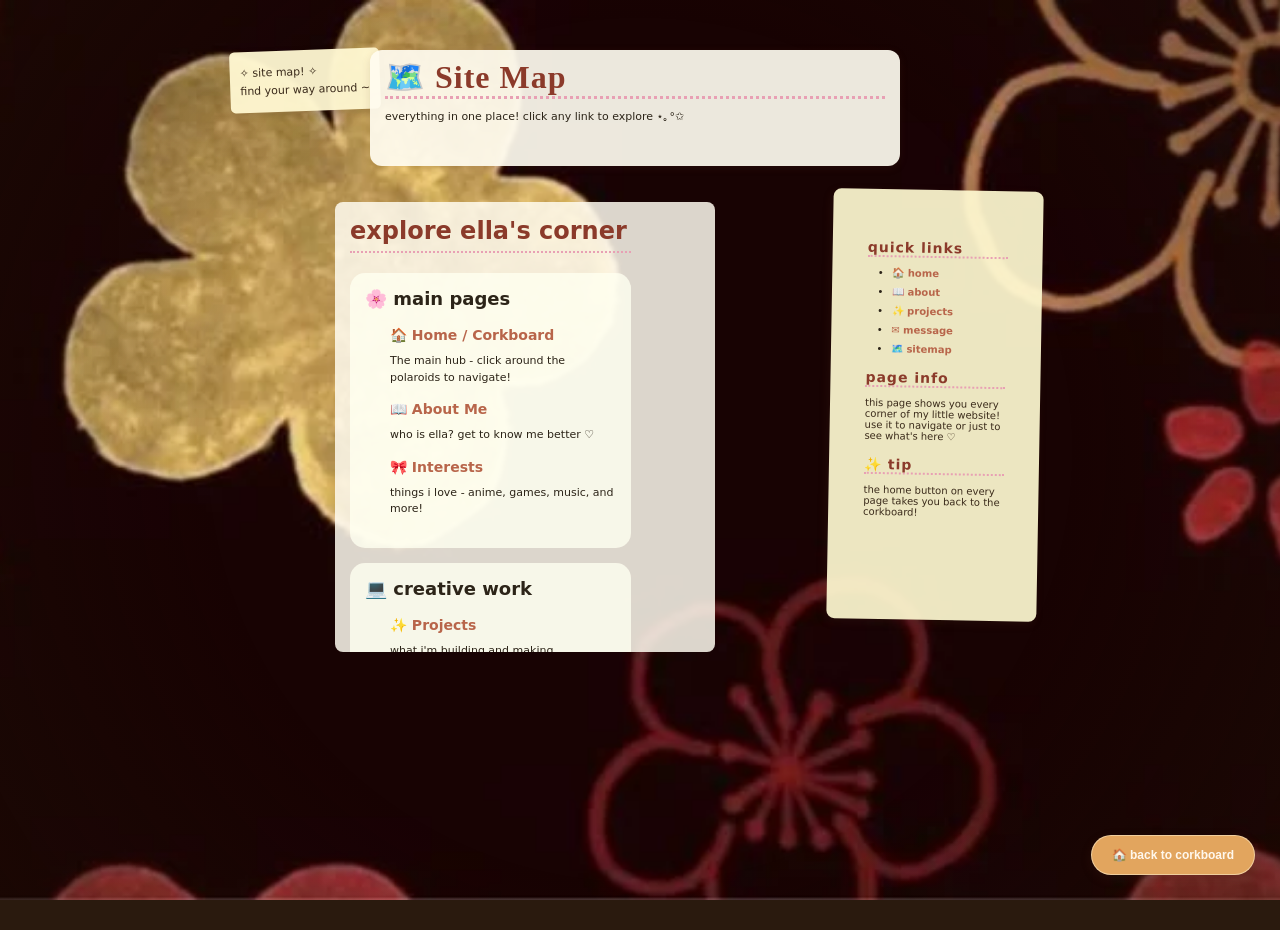
<file: sitemap.html>
<!DOCTYPE html>
<html lang="en">
<head>
    <meta charset="UTF-8">
    <meta name="viewport" content="width=device-width, initial-scale=1.0">
    <title>🗺️ site map ✧ ella's corner</title>
    <link rel="stylesheet" href="style.css">
    <style>
        .sitemap-container {
            padding: 20px;
        }
        .sitemap-grid {
            display: flex;
            flex-direction: column;
            gap: 15px;
            margin-top: 20px;
        }
        .sitemap-category {
            background: rgba(255,255,240,0.8);
            border-radius: 15px;
            padding: 15px;
            border-left: 5px solid var(--accent-light);
        }
        .sitemap-category h3 {
            color: var(--accent-dark);
            margin-top: 0;
            font-size: 18px;
        }
        .sitemap-category ul {
            list-style: none;
            padding-left: 0;
        }
        .sitemap-category li {
            margin: 10px 0;
            padding-left: 25px;
            background: url('https://sadgrl.online/images/lyts/not-mine/hearth_rosa.gif') left center no-repeat;
            background-size: 16px;
        }
        .sitemap-category a {
            font-size: 14px;
        }
        .sitemap-category p {
            font-size: 12px;
            color: #666;
            margin-left: 25px;
            margin-top: 5px;
        }
        .site-stats {
            margin-top: 30px;
            text-align: center;
            padding: 15px;
            background: rgba(255,200,220,0.5);
            border-radius: 20px;
        }
    </style>
</head>
<body>
    <a href="index.html" class="home-button">🏠 back to corkboard</a>
    
    <div class="container">
        <div class="post-it">
            <p>✧ site map! ✧</p>
            <p>find your way around ~</p>
        </div>
        <div class="white-box">
            <div class="title">🗺️ Site Map</div>
            <div class="content">
                <p>everything in one place! click any link to explore ⋆｡°✩</p>
            </div>
        </div>
        <div class="notebook">
            <div class="wrapper sitemap-container">
                <div class="page-title">explore ella's corner</div>
                
                <div class="sitemap-grid">
                    <div class="sitemap-category">
                        <h3>🌸 main pages</h3>
                        <ul>
                            <li><a href="index.html">🏠 Home / Corkboard</a></li>
                            <p>The main hub - click around the polaroids to navigate!</p>
                            
                            <li><a href="about.html">📖 About Me</a></li>
                            <p>who is ella? get to know me better ♡</p>
                            
                            <li><a href="interests.html">🎀 Interests</a></li>
                            <p>things i love - anime, games, music, and more!</p>
                        </ul>
                    </div>
                    
                    <div class="sitemap-category">
                        <h3>💻 creative work</h3>
                        <ul>
                            <li><a href="projects.html">✨ Projects</a></li>
                            <p>what i'm building and making</p>
                            
                            <li><a href="devlog.html">📝 Dev Diary</a></li>
                            <p>my journey as a developer, week by week</p>
                        </ul>
                    </div>
                    
                    <div class="sitemap-category">
                        <h3>💌 connect</h3>
                        <ul>
                            <li><a href="message.html">✉️ Message Me</a></li>
                            <p>send me a message - i'd love to hear from you!</p>
                            
                            <li><a href="resources.html">📚 Resources</a></li>
                            <p>useful links, tools, and web goodies</p>
                        </ul>
                    </div>
                    
                    <div class="sitemap-category">
                        <h3>🗺️ navigation</h3>
                        <ul>
                            <li><a href="sitemap.html">📍 Sitemap</a></li>
                            <p>you are here! (how meta ~)</p>
                        </ul>
                    </div>
                </div>
                
                <div class="site-stats">
                    <p>✧ total pages: 7 ✧</p>
                    <p>last updated: april 2026</p>
                    <p>⋆｡°✩ everything is made with love ✩°｡⋆</p>
                </div>
            </div>
        </div>
        <div class="yellow-note">
            <div class="wrapper">
                <div class="subtitle">quick links</div>
                <ul class="pixelbullets">
                    <li><a href="index.html">🏠 home</a></li>
                    <li><a href="about.html">📖 about</a></li>
                    <li><a href="projects.html">✨ projects</a></li>
                    <li><a href="message.html">✉️ message</a></li>
                    <li><a href="sitemap.html">🗺️ sitemap</a></li>
                </ul>
                <div class="subtitle">page info</div>
                <p>this page shows you every corner of my little website! use it to navigate or just to see what's here ♡</p>
                <div class="subtitle">✨ tip</div>
                <p>the home button on every page takes you back to the corkboard!</p>
            </div>
        </div>
    </div>
</body>
</html>
</file>
<file: homepage.css>
:root {
    --cork-bg: url('img/bg7.jpg');
}

html, body {
    margin: 0;
    padding: 0;
    width: 100%;
    min-height: 100vh;
    font-family: 'Segoe UI', 'Quicksand', system-ui, -apple-system, 'Comic Neue', cursive, sans-serif;
    background-color: #d2b48c;
}

/* CORK BOARD BACKGROUND */
.main-board {
    background-image: var(--cork-bg);
    background-size: cover;
    background-position: center;
    background-repeat: no-repeat;
    background-attachment: fixed;
    min-height: 100vh;
    width: 100%;
    position: relative;
    background-color: #d2b48c;
}

/* PIN ITEM - with wiggle on hover! */
.pin-item {
    display: flex;
    flex-direction: column;
    align-items: center;
    justify-content: flex-start;
    text-decoration: none;
    position: fixed;
    z-index: 5;
    cursor: pointer;
    transition: transform 0.2s ease;
}

/* WIGGLE ANIMATION */
@keyframes wiggle {
    0% { transform: rotate(0deg); }
    25% { transform: rotate(3deg); }
    50% { transform: rotate(-3deg); }
    75% { transform: rotate(2deg); }
    100% { transform: rotate(0deg); }
}

.pin-item:hover {
    animation: wiggle 0.4s ease-in-out;
    transform-origin: center center;
}

.pin-image {
    display: block;
    width: 100%;
    height: auto;
    transition: filter 0.2s ease;
}

/* subtle shadow pop on hover */
.pin-item:hover .pin-image {
    filter: drop-shadow(0 8px 12px rgba(0, 0, 0, 0.2));
}

/* CUTE LABEL STYLES */
.pin-label {
    display: inline-block;
    margin-top: 12px;
    font-family: 'Segoe UI', 'Quicksand', system-ui, -apple-system, 'Comic Neue', 'Kalam', cursive, sans-serif;
    font-size: 0.9rem;
    font-weight: 600;
    letter-spacing: 0.02em;
    background: rgba(255, 248, 225, 0.9);
    backdrop-filter: blur(2px);
    padding: 6px 14px;
    border-radius: 60px;
    color: #5e3a2b;
    text-align: center;
    box-shadow: 0 2px 6px rgba(0, 0, 0, 0.1), inset 0 1px 0 rgba(255, 255, 245, 0.8);
    border: 1px solid rgba(230, 190, 140, 0.6);
    text-shadow: 0 1px 0 rgba(255, 255, 200, 0.6);
    white-space: nowrap;
    pointer-events: none;
    transition: transform 0.2s ease;
}

/* label wiggles too! */
.pin-item:hover .pin-label {
    transform: scale(1.02);
}

.pin-label::before {
    content: "✧ ";
    font-size: 0.8rem;
    opacity: 0.8;
}

.pin-label::after {
    content: " ✧";
    font-size: 0.8rem;
    opacity: 0.8;
}

/* FIXED POSITIONS FOR EACH IMAGE */
#about-link {
    top: 367px;
    left: 683.1px;
    width: 400px;
    height: 400px;
    transform: rotate(-3deg);
}

#devlog-link {
    top: 539.3px;
    left: 1303.6px;
    width: 228.7px;
    transform: rotate(2deg);
}

#projects-link {
    top: 34.3px;
    left: 1077.7px;
    width: 245.3px;
    transform: rotate(-4deg);
}

#shrines-link {
    top: 496px;
    left: 91.9px;
    width: 244px;
    transform: rotate(5deg);
}

#message-link {
    top: 205.4px;
    left: 189.8px;
    width: 226px;
    transform: rotate(-2deg);
}

#resources-link {
    top: 117.2px;
    left: 648.4px;
    width: 155.5px;
    transform: rotate(3deg);
}

#interests-link {
    top: 305.9px;
    left: 1248.4px;
    width: 188.3px;
    transform: rotate(-5deg);
}

/* MOBILE FRIENDLY */
@media (max-width: 768px) {
    .main-board {
        display: flex;
        flex-direction: column;
        align-items: center;
        padding: 30px 20px;
        background-attachment: scroll;
    }

    .pin-item {
        position: relative !important;
        margin: 20px auto !important;
        top: auto !important;
        left: auto !important;
        right: auto !important;
        bottom: auto !important;
        transform: rotate(0deg) !important;
        width: 80% !important;
        max-width: 220px;
    }

    .pin-label {
        white-space: normal;
        text-align: center;
        font-size: 0.8rem;
        padding: 4px 12px;
    }

    .pin-label::before,
    .pin-label::after {
        content: " ✦ ";
    }
    
    /* disable wiggle on mobile for better performance */
    .pin-item:hover {
        animation: none;
    }
}
</file>
<file: style.css>
:root {
  --accent-soft-blush: #e8a0b4;
  --accent-warm-terracotta: #c9826c;
  --accent-golden-honey: #e2a55e;
  --accent-cream: #fdf3e0;
  --accent-warm-taupe: #b5957a;
  --paper-warm: #fdf8ed;
  --shadow-warm: rgba(100, 60, 40, 0.15);
  
  /* text colours - all dark and readable */
  --text-dark: #2c2418;
  --text-medium: #4a3a2a;
  --text-soft: #5c4a35;
}

html,
body {
  margin: 0;
  padding: 0;
  font-family: "Verdana", "Segoe UI", system-ui, sans-serif;
  font-size: 10px;
  background-color: #2a1a0e;
  background-image: url("img/bg2.webp");
  background-repeat: no-repeat;
  background-size: cover;
  background-position: center;
  background-attachment: fixed;
  min-height: 100vh;
}

/* subtle warm vignette */
html::before {
  content: "";
  position: fixed;
  top: 0;
  left: 0;
  width: 100%;
  height: 100%;
  pointer-events: none;
  background: radial-gradient(circle at center, transparent 55%, rgba(30, 15, 5, 0.4) 100%);
  z-index: 0;
}

strong {
  color: #8b3a2a;
  font-weight: bold;
}
em {
  color: #a85c4a;
  font-style: italic;
}
u {
  color: #8b3a2a;
}
a {
  color: #b8654a;
  font-weight: bold;
  text-decoration: none;
  transition: all 0.2s ease;
}
a:hover {
  color: #d97a5a;
  text-decoration: underline;
}

/* general text */
p, li, span, div {
  color: var(--text-dark);
}

/* Home button */
.home-button {
  position: fixed;
  bottom: 25px;
  right: 25px;
  background: var(--accent-golden-honey);
  color: #fff8ed;
  padding: 12px 20px;
  border-radius: 50px;
  font-size: 12px;
  font-weight: bold;
  text-decoration: none;
  box-shadow: 0 4px 12px var(--shadow-warm);
  z-index: 1000;
  transition: all 0.2s ease;
  display: flex;
  align-items: center;
  gap: 8px;
  font-family: "Verdana", sans-serif;
  border: 1px solid rgba(255, 248, 220, 0.5);
}

.home-button:hover {
  transform: scale(1.05);
  background: var(--accent-warm-terracotta);
  text-decoration: none;
  color: white;
  box-shadow: 0 6px 14px var(--shadow-warm);
}

.wrapper {
  padding: 20px;
}

/* CONTAINER - now responsive! */
.container {
  position: relative;
  max-width: 900px;
  width: 90%;
  margin: 30px auto;
  background: transparent;
  min-height: auto;
}

/* hide the static background image on mobile */
.container::before {
  display: none;
}

/* reposition all elements to be relative/stacked on all devices */
.post-it,
.white-box,
.notebook,
.yellow-note {
  position: relative;
  margin: 15px auto;
  left: auto;
  top: auto;
  width: 95%;
}

.post-it {
  width: 200px;
  background: rgba(255, 248, 210, 0.95);
  padding: 10px;
  border-radius: 5px;
  box-shadow: 2px 3px 8px rgba(0,0,0,0.1);
  transform: rotate(-2deg);
  margin-bottom: 20px;
}

.post-it p {
  margin: 5px 0;
  font-size: 11px;
  color: #3a2a1a;
  font-weight: 500;
}

.white-box {
  background: rgba(255, 252, 240, 0.92);
  border-radius: 12px;
  padding: 8px 15px;
  box-shadow: 0 2px 8px var(--shadow-warm);
  margin-bottom: 20px;
  height: auto;
  min-height: 80px;
}

.title {
  font-size: 28px;
  font-weight: bold;
  letter-spacing: 1px;
  border-bottom: 3px dotted var(--accent-soft-blush);
  color: #8b3a2a;
  font-family: "Georgia", serif;
}

.content p {
  font-size: 11px;
  color: var(--text-dark);
  font-weight: 500;
}

.notebook {
  margin-bottom: 20px;
  width: 95%;
}

.notebook > .wrapper {
  overflow: auto;
  height: auto;
  max-height: 500px;
  width: 100%;
  padding: 15px;
  scrollbar-width: thin;
  scrollbar-color: var(--accent-soft-blush) #f0e0c8;
  background: rgba(255, 252, 240, 0.85);
  border-radius: 8px;
  box-sizing: border-box;
}

.notebook > .wrapper p {
  line-height: 1.5;
  margin-bottom: 15px;
  font-size: 11px;
  color: var(--text-dark);
}

.page-title {
  font-size: 22px;
  padding-bottom: 6px;
  color: #8b3a2a;
  font-weight: bold;
  border-bottom: 2px dotted var(--accent-soft-blush);
  margin-bottom: 15px;
}

.yellow-note {
  background: rgba(255, 250, 210, 0.92);
  border-radius: 8px;
  padding: 15px;
  box-shadow: -2px 3px 10px var(--shadow-warm);
  transform: rotate(0deg);
  margin-bottom: 20px;
  height: auto;
  max-height: 400px;
  overflow: auto;
}

.yellow-note p,
.yellow-note li {
  color: #3a2a1a;
  font-size: 10px;
}

.subtitle {
  font-size: 14px;
  font-weight: bold;
  letter-spacing: 1px;
  border-bottom: 2px dotted var(--accent-soft-blush);
  margin-bottom: 10px;
  margin-top: 15px;
  color: #8b3a2a;
}

ul.pixelbullets {
  list-style-image: url("https://sadgrl.online/images/lyts/not-mine/hearth_rosa.gif");
  padding-left: 25px;
}

ul.pixelbullets li {
  margin: 8px 0;
  font-size: 10px;
  color: var(--text-dark);
}

.footer {
  text-align: center;
}

/* scrollbar styling */
.yellow-note::-webkit-scrollbar {
  width: 8px;
}

.yellow-note::-webkit-scrollbar-track {
  background: #f5e6c8;
  border-radius: 10px;
}

.yellow-note::-webkit-scrollbar-thumb {
  background-color: var(--accent-golden-honey);
  border-radius: 10px;
}

.notebook > .wrapper::-webkit-scrollbar {
  width: 8px;
}

.notebook > .wrapper::-webkit-scrollbar-track {
  background: #f0e0c8;
  border-radius: 10px;
}

.notebook > .wrapper::-webkit-scrollbar-thumb {
  background-color: var(--accent-soft-blush);
  border-radius: 10px;
}

.removeThis {
  background-color: #fff3c9;
  padding: 5px;
  border-radius: 8px;
  color: var(--text-dark);
}

/* DESKTOP STYLES - only apply on larger screens */
@media (min-width: 769px) {
  .container {
    position: relative;
    background-image: url("https://sadgrl.online/images/lyts/not-mine/notebook-collage.png");
    background-repeat: no-repeat;
    background-size: contain;
    width: 900px;
    height: 770px;
    margin: 30px auto;
  }
  
  .post-it,
  .white-box,
  .notebook,
  .yellow-note {
    position: absolute;
    margin: 0;
  }
  
  .post-it {
    top: 20px;
    left: 40px;
    width: 130px;
    margin: 0;
  }
  
  .white-box {
    top: 20px;
    left: 180px;
    width: 500px;
    height: 100px;
    margin: 0;
  }
  
  .title {
    font-size: 32px;
  }
  
  .notebook {
    top: 172px;
    left: 145px;
    margin: 0;
    width: auto;
  }
  
  .notebook > .wrapper {
    height: 450px;
    width: 380px;
    padding-right: 84px;
  }
  
  .yellow-note {
    left: 640px;
    top: 160px;
    width: 180px;
    height: 550px;
    margin: 0;
    transform: rotate(1deg);
  }
  
  .page-title {
    font-size: 24px;
  }
}

/* small mobile adjustments */
@media (max-width: 480px) {
  body {
    font-size: 9px;
  }
  
  .title {
    font-size: 22px;
  }
  
  .page-title {
    font-size: 18px;
  }
  
  .home-button {
    bottom: 15px;
    right: 15px;
    padding: 8px 14px;
    font-size: 10px;
  }
  
  .post-it {
    width: 160px;
  }
  
  .post-it p {
    font-size: 9px;
  }
}
</file>
